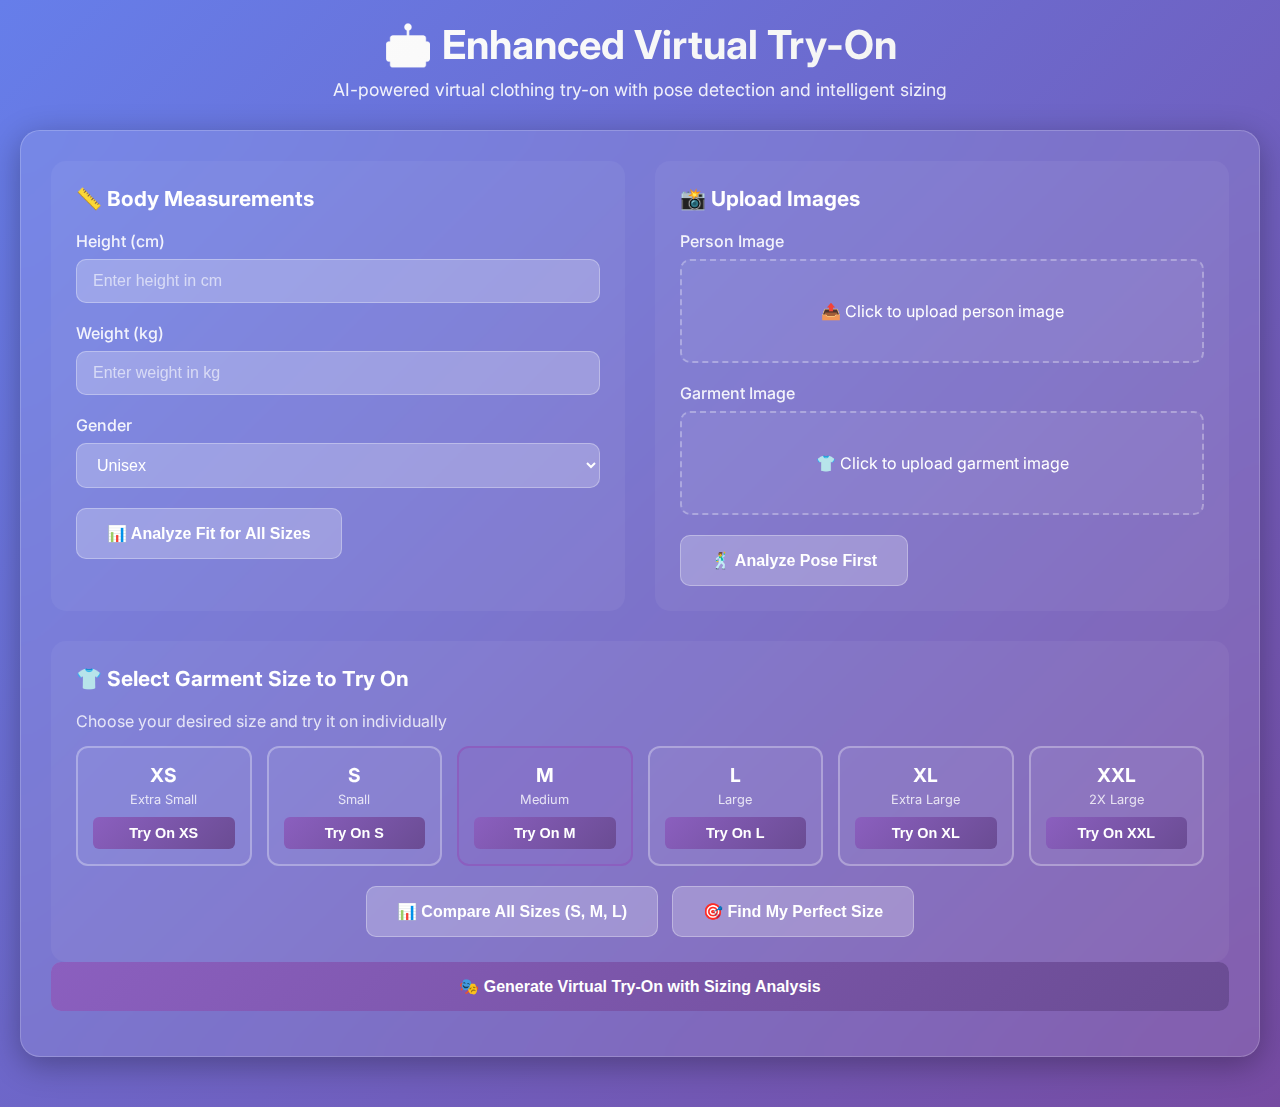
<file: templates/enhanced_tryon.html>
<!doctype html>
<html lang="en">
<head>
    <meta charset="UTF-8" />
    <meta name="viewport" content="width=device-width, initial-scale=1.0" />
    <title>Enhanced Virtual Try-On with Sizing</title>
    <meta name="description" content="AI-powered virtual clothing try-on with pose detection and intelligent sizing" />
    
    <!-- Preconnect to external resources -->
    <link rel="preconnect" href="https://fonts.googleapis.com" />
    <link rel="preconnect" href="https://fonts.gstatic.com" crossorigin />
    
    <!-- Google Fonts -->
    <link href="https://fonts.googleapis.com/css2?family=Inter:wght@300;400;500;600;700&family=Space+Grotesk:wght@300;400;500;600;700&display=swap" rel="stylesheet" />
    
    <style>
        /* Enhanced Styling for Sizing Interface */
        * {
            margin: 0;
            padding: 0;
            box-sizing: border-box;
        }

        body {
            font-family: 'Inter', sans-serif;
            background: linear-gradient(135deg, #667eea 0%, #764ba2 100%);
            min-height: 100vh;
            color: white;
            overflow-x: hidden;
        }

        .container {
            max-width: 1400px;
            margin: 0 auto;
            padding: 20px;
        }

        .header {
            text-align: center;
            margin-bottom: 30px;
        }

        .header h1 {
            font-size: 2.5rem;
            font-weight: 700;
            margin-bottom: 10px;
            background: linear-gradient(135deg, #ffffff 0%, #f0f0f0 100%);
            -webkit-background-clip: text;
            -webkit-text-fill-color: transparent;
            background-clip: text;
        }

        .header p {
            font-size: 1.1rem;
            opacity: 0.9;
        }

        .glass-card {
            background: rgba(255, 255, 255, 0.1);
            backdrop-filter: blur(20px);
            border: 1px solid rgba(255, 255, 255, 0.2);
            border-radius: 20px;
            padding: 30px;
            margin-bottom: 30px;
            box-shadow: 0 8px 32px rgba(0, 0, 0, 0.3);
        }

        .form-grid {
            display: grid;
            grid-template-columns: 1fr 1fr;
            gap: 30px;
            margin-bottom: 30px;
        }

        .form-section {
            background: rgba(255, 255, 255, 0.05);
            border-radius: 15px;
            padding: 25px;
        }

        .form-section h3 {
            font-size: 1.3rem;
            margin-bottom: 20px;
            color: #ffffff;
        }

        .form-group {
            margin-bottom: 20px;
        }

        .form-group label {
            display: block;
            margin-bottom: 8px;
            font-weight: 500;
            color: rgba(255, 255, 255, 0.9);
        }

        .form-control {
            width: 100%;
            padding: 12px 16px;
            border: 1px solid rgba(255, 255, 255, 0.3);
            border-radius: 10px;
            background: rgba(255, 255, 255, 0.1);
            color: white;
            font-size: 16px;
            backdrop-filter: blur(10px);
        }

        .form-control::placeholder {
            color: rgba(255, 255, 255, 0.6);
        }

        .form-control:focus {
            outline: none;
            border-color: #8B5FBF;
            box-shadow: 0 0 0 3px rgba(139, 95, 191, 0.3);
        }

        .file-upload {
            position: relative;
            display: inline-block;
            width: 100%;
        }

        .file-upload input[type="file"] {
            position: absolute;
            opacity: 0;
            width: 100%;
            height: 100%;
            cursor: pointer;
        }

        .file-upload-btn {
            display: flex;
            align-items: center;
            justify-content: center;
            padding: 40px 20px;
            border: 2px dashed rgba(255, 255, 255, 0.3);
            border-radius: 10px;
            background: rgba(255, 255, 255, 0.05);
            cursor: pointer;
            transition: all 0.3s ease;
        }

        .file-upload-btn:hover {
            border-color: #8B5FBF;
            background: rgba(139, 95, 191, 0.1);
        }

        .size-selection {
            display: grid;
            grid-template-columns: repeat(auto-fit, minmax(120px, 1fr));
            gap: 15px;
            margin-top: 15px;
        }

        .size-option {
            padding: 15px;
            text-align: center;
            border: 2px solid rgba(255, 255, 255, 0.3);
            border-radius: 12px;
            background: rgba(255, 255, 255, 0.05);
            cursor: pointer;
            transition: all 0.3s ease;
            position: relative;
        }

        .size-option:hover {
            border-color: #8B5FBF;
            background: rgba(139, 95, 191, 0.1);
            transform: translateY(-2px);
        }

        .size-option.selected {
            border-color: #8B5FBF;
            background: rgba(139, 95, 191, 0.2);
            color: white;
        }

        .size-option.recommended {
            border-color: #4CAF50;
            background: rgba(76, 175, 80, 0.2);
        }

        .size-option.recommended::after {
            content: "⭐ Recommended";
            position: absolute;
            top: -8px;
            right: -8px;
            background: #4CAF50;
            color: white;
            font-size: 0.7rem;
            padding: 2px 6px;
            border-radius: 10px;
            font-weight: 600;
        }

        .size-label {
            font-size: 1.2rem;
            font-weight: 700;
            margin-bottom: 5px;
        }

        .size-description {
            font-size: 0.8rem;
            opacity: 0.8;
            margin-bottom: 10px;
        }

        .size-try-btn {
            background: linear-gradient(135deg, #8B5FBF 0%, #6A4C93 100%);
            color: white;
            border: none;
            padding: 8px 16px;
            border-radius: 6px;
            font-size: 0.9rem;
            font-weight: 600;
            cursor: pointer;
            transition: all 0.3s ease;
            width: 100%;
        }

        .size-try-btn:hover {
            transform: translateY(-1px);
            box-shadow: 0 4px 15px rgba(139, 95, 191, 0.4);
        }

        .size-try-btn:disabled {
            opacity: 0.6;
            cursor: not-allowed;
            transform: none;
        }

        .btn {
            padding: 15px 30px;
            border: none;
            border-radius: 10px;
            font-size: 16px;
            font-weight: 600;
            cursor: pointer;
            transition: all 0.3s ease;
            backdrop-filter: blur(20px);
        }

        .btn-primary {
            background: linear-gradient(135deg, #8B5FBF 0%, #6A4C93 100%);
            color: white;
            width: 100%;
            margin-bottom: 15px;
        }

        .btn-primary:hover {
            transform: translateY(-2px);
            box-shadow: 0 8px 25px rgba(139, 95, 191, 0.4);
        }

        .btn-secondary {
            background: rgba(255, 255, 255, 0.1);
            color: white;
            border: 1px solid rgba(255, 255, 255, 0.3);
        }

        .btn-secondary:hover {
            background: rgba(255, 255, 255, 0.2);
        }

        .results-grid {
            display: grid;
            grid-template-columns: 1fr 1fr;
            gap: 30px;
            margin-top: 30px;
        }

        .result-card {
            background: rgba(255, 255, 255, 0.05);
            border-radius: 15px;
            padding: 20px;
            text-align: center;
        }

        .result-image {
            max-width: 100%;
            border-radius: 10px;
            margin-bottom: 15px;
        }

        .fit-indicator {
            padding: 10px 20px;
            border-radius: 20px;
            font-weight: 600;
            margin-bottom: 15px;
            display: inline-block;
        }

        .fit-perfect {
            background: rgba(76, 175, 80, 0.3);
            color: #4CAF50;
            border: 1px solid #4CAF50;
        }

        .fit-loose {
            background: rgba(255, 193, 7, 0.3);
            color: #FFC107;
            border: 1px solid #FFC107;
        }

        .fit-tight {
            background: rgba(244, 67, 54, 0.3);
            color: #F44336;
            border: 1px solid #F44336;
        }

        .measurements-display {
            background: rgba(255, 255, 255, 0.05);
            border-radius: 10px;
            padding: 20px;
            margin-top: 20px;
        }

        .measurements-grid {
            display: grid;
            grid-template-columns: repeat(auto-fit, minmax(150px, 1fr));
            gap: 15px;
        }

        .measurement-item {
            text-align: center;
            padding: 15px;
            background: rgba(255, 255, 255, 0.05);
            border-radius: 8px;
        }

        .measurement-value {
            font-size: 1.5rem;
            font-weight: 700;
            color: #8B5FBF;
        }

        .measurement-label {
            font-size: 0.9rem;
            opacity: 0.8;
            margin-top: 5px;
        }

        .loading {
            display: none;
            text-align: center;
            padding: 40px;
        }

        .loading.show {
            display: block;
        }

        .spinner {
            border: 4px solid rgba(255, 255, 255, 0.3);
            border-top: 4px solid #8B5FBF;
            border-radius: 50%;
            width: 50px;
            height: 50px;
            animation: spin 1s linear infinite;
            margin: 0 auto 20px;
        }

        @keyframes spin {
            0% { transform: rotate(0deg); }
            100% { transform: rotate(360deg); }
        }

        .size-comparison-grid {
            display: grid;
            grid-template-columns: repeat(3, 1fr);
            gap: 15px;
            margin-top: 20px;
        }

        .size-comparison-card {
            background: rgba(255, 255, 255, 0.05);
            border-radius: 10px;
            padding: 15px;
            text-align: center;
        }

        .error-message {
            background: rgba(244, 67, 54, 0.2);
            border: 1px solid #F44336;
            color: #F44336;
            padding: 15px;
            border-radius: 10px;
            margin-top: 20px;
        }

        .success-message {
            background: rgba(76, 175, 80, 0.2);
            border: 1px solid #4CAF50;
            color: #4CAF50;
            padding: 15px;
            border-radius: 10px;
            margin-top: 20px;
        }

        .size-comparison-results {
            display: grid;
            grid-template-columns: repeat(auto-fit, minmax(300px, 1fr));
            gap: 20px;
            margin-top: 20px;
        }

        .comparison-item {
            background: rgba(255, 255, 255, 0.05);
            border-radius: 12px;
            padding: 20px;
            text-align: center;
            border: 2px solid rgba(255, 255, 255, 0.1);
            transition: all 0.3s ease;
        }

        .comparison-item:hover {
            border-color: rgba(139, 95, 191, 0.5);
            transform: translateY(-5px);
        }

        .comparison-header {
            margin-bottom: 15px;
        }

        .comparison-header h4 {
            font-size: 1.3rem;
            margin-bottom: 10px;
            color: #8B5FBF;
        }

        .comparison-image {
            max-width: 100%;
            max-height: 300px;
            border-radius: 8px;
            margin-bottom: 15px;
        }

        .comparison-details {
            text-align: left;
            background: rgba(255, 255, 255, 0.05);
            padding: 10px;
            border-radius: 8px;
            font-size: 0.9rem;
        }

        .comparison-details p {
            margin-bottom: 8px;
        }

        .ai-size-buttons {
            display: flex;
            justify-content: center;
            gap: 10px;
            flex-wrap: wrap;
        }

        .ai-size-btn {
            padding: 10px 20px;
            border: 2px solid rgba(255, 255, 255, 0.3);
            border-radius: 8px;
            background: rgba(255, 255, 255, 0.05);
            color: white;
            font-weight: 600;
            cursor: pointer;
            transition: all 0.3s ease;
            min-width: 60px;
        }

        .ai-size-btn:hover {
            border-color: #8B5FBF;
            background: rgba(139, 95, 191, 0.2);
            transform: translateY(-2px);
        }

        .ai-size-btn.active {
            border-color: #8B5FBF;
            background: rgba(139, 95, 191, 0.4);
            color: white;
        }

        .ai-size-btn.recommended {
            border-color: #4CAF50;
            background: rgba(76, 175, 80, 0.3);
        }

        .ai-size-btn:disabled {
            opacity: 0.5;
            cursor: not-allowed;
            transform: none;
        }

        .fit-analysis-grid {
            display: grid;
            grid-template-columns: repeat(auto-fit, minmax(200px, 1fr));
            gap: 15px;
            margin-top: 15px;
        }

        .fit-analysis-item {
            background: rgba(255, 255, 255, 0.05);
            padding: 15px;
            border-radius: 8px;
            text-align: center;
            border: 2px solid transparent;
            transition: all 0.3s ease;
        }

        .fit-analysis-item.selected {
            border-color: #8B5FBF;
            background: rgba(139, 95, 191, 0.2);
            transform: scale(1.05);
        }

        .fit-analysis-item h5 {
            color: #8B5FBF;
            margin-bottom: 10px;
        }

        .ai-result-size-controls {
            background: rgba(255, 255, 255, 0.05);
            border-radius: 12px;
            padding: 20px;
            border: 1px solid rgba(255, 255, 255, 0.1);
        }

        @media (max-width: 768px) {
            .form-grid {
                grid-template-columns: 1fr;
            }
            
            .results-grid {
                grid-template-columns: 1fr;
            }
            
            .header h1 {
                font-size: 2rem;
            }
        }
    </style>
</head>
<body>
    <div class="container">
        <div class="header">
            <h1>🤖 Enhanced Virtual Try-On</h1>
            <p>AI-powered virtual clothing try-on with pose detection and intelligent sizing</p>
        </div>

        <form id="tryOnForm" class="glass-card">
            <div class="form-grid">
                <!-- Body Measurements Section -->
                <div class="form-section">
                    <h3>📏 Body Measurements</h3>
                    
                    <div class="form-group">
                        <label for="height">Height (cm)</label>
                        <input type="number" id="height" name="height" class="form-control" 
                               placeholder="Enter height in cm" min="120" max="250" required>
                    </div>
                    
                    <div class="form-group">
                        <label for="weight">Weight (kg)</label>
                        <input type="number" id="weight" name="weight" class="form-control" 
                               placeholder="Enter weight in kg" min="30" max="300" required>
                    </div>
                    
                    <div class="form-group">
                        <label for="gender">Gender</label>
                        <select id="gender" name="gender" class="form-control">
                            <option value="unisex">Unisex</option>
                            <option value="male">Male</option>
                            <option value="female">Female</option>
                        </select>
                    </div>

                    <button type="button" id="analyzeFitBtn" class="btn btn-secondary">
                        📊 Analyze Fit for All Sizes
                    </button>
                </div>

                <!-- Image Upload Section -->
                <div class="form-section">
                    <h3>📸 Upload Images</h3>
                    
                    <div class="form-group">
                        <label>Person Image</label>
                        <div class="file-upload">
                            <input type="file" id="personImage" name="person_image" accept="image/*" required>
                            <div class="file-upload-btn">
                                <span>📤 Click to upload person image</span>
                            </div>
                        </div>
                    </div>
                    
                    <div class="form-group">
                        <label>Garment Image</label>
                        <div class="file-upload">
                            <input type="file" id="garmentImage" name="garment_image" accept="image/*" required>
                            <div class="file-upload-btn">
                                <span>👕 Click to upload garment image</span>
                            </div>
                        </div>
                    </div>

                    <button type="button" id="analyzePoseBtn" class="btn btn-secondary">
                        🕺 Analyze Pose First
                    </button>
                </div>
            </div>

            <!-- Size Selection -->
            <div class="form-section">
                <h3>👕 Select Garment Size to Try On</h3>
                <p style="margin-bottom: 15px; opacity: 0.8;">Choose your desired size and try it on individually</p>
                
                <div class="size-selection">
                    <div class="size-option" data-size="XS">
                        <div class="size-label">XS</div>
                        <div class="size-description">Extra Small</div>
                        <button type="button" class="size-try-btn" data-size="XS">Try On XS</button>
                    </div>
                    <div class="size-option" data-size="S">
                        <div class="size-label">S</div>
                        <div class="size-description">Small</div>
                        <button type="button" class="size-try-btn" data-size="S">Try On S</button>
                    </div>
                    <div class="size-option selected" data-size="M">
                        <div class="size-label">M</div>
                        <div class="size-description">Medium</div>
                        <button type="button" class="size-try-btn" data-size="M">Try On M</button>
                    </div>
                    <div class="size-option" data-size="L">
                        <div class="size-label">L</div>
                        <div class="size-description">Large</div>
                        <button type="button" class="size-try-btn" data-size="L">Try On L</button>
                    </div>
                    <div class="size-option" data-size="XL">
                        <div class="size-label">XL</div>
                        <div class="size-description">Extra Large</div>
                        <button type="button" class="size-try-btn" data-size="XL">Try On XL</button>
                    </div>
                    <div class="size-option" data-size="XXL">
                        <div class="size-label">XXL</div>
                        <div class="size-description">2X Large</div>
                        <button type="button" class="size-try-btn" data-size="XXL">Try On XXL</button>
                    </div>
                </div>

                <div style="margin-top: 20px; text-align: center;">
                    <button type="button" id="compareAllSizes" class="btn btn-secondary" style="margin-right: 10px;">
                        📊 Compare All Sizes (S, M, L)
                    </button>
                    <button type="button" id="findMySize" class="btn btn-secondary">
                        🎯 Find My Perfect Size
                    </button>
                </div>
            </div>

            <button type="submit" id="submitBtn" class="btn btn-primary">
                🎭 Generate Virtual Try-On with Sizing Analysis
            </button>
        </form>

        <!-- Loading Animation -->
        <div id="loading" class="loading glass-card">
            <div class="spinner"></div>
            <h3>Processing your virtual try-on...</h3>
            <p>This may take a few moments. We're analyzing your pose, calculating measurements, and generating the perfect fit!</p>
        </div>

        <!-- Results Section -->
        <div id="results" style="display: none;">
            <!-- Pose Analysis Results -->
            <div id="poseResults" class="glass-card" style="display: none;">
                <h3>🕺 Pose Analysis Results</h3>
                <div class="results-grid">
                    <div class="result-card">
                        <h4>Original Image</h4>
                        <img id="originalImage" class="result-image" alt="Original Image">
                    </div>
                    <div class="result-card">
                        <h4>Pose Detection</h4>
                        <img id="poseImage" class="result-image" alt="Pose Detection">
                        <div id="poseInfo"></div>
                    </div>
                </div>
            </div>

            <!-- Fit Analysis Results -->
            <div id="fitResults" class="glass-card" style="display: none;">
                <h3>📊 Garment Fit Analysis</h3>
                <div id="measurementsDisplay" class="measurements-display">
                    <h4>Predicted Body Measurements</h4>
                    <div class="measurements-grid" id="measurementsGrid">
                        <!-- Measurements will be populated here -->
                    </div>
                </div>
                <div id="sizeAnalysis" class="size-comparison-grid">
                    <!-- Size analysis will be populated here -->
                </div>
            </div>

            <!-- Virtual Try-On Results -->
            <div id="tryOnResults" class="glass-card" style="display: none;">
                <h3>🎭 Virtual Try-On Results</h3>
                
                <!-- Interactive Size Selection for AI Result -->
                <div class="ai-result-size-controls" style="margin-bottom: 20px; text-align: center;">
                    <h4 style="margin-bottom: 15px;">Try Different Sizes on Your AI Result</h4>
                    <div class="ai-size-buttons">
                        <button type="button" class="ai-size-btn" data-size="XS">XS</button>
                        <button type="button" class="ai-size-btn" data-size="S">S</button>
                        <button type="button" class="ai-size-btn active" data-size="M">M</button>
                        <button type="button" class="ai-size-btn" data-size="L">L</button>
                        <button type="button" class="ai-size-btn" data-size="XL">XL</button>
                        <button type="button" class="ai-size-btn" data-size="XXL">XXL</button>
                    </div>
                    <p style="font-size: 0.9rem; opacity: 0.8; margin-top: 10px;">
                        Click any size to see how it would fit on your AI-processed image
                    </p>
                </div>

                <div class="results-grid">
                    <div class="result-card">
                        <h4>Your Virtual Try-On</h4>
                        <div id="fitIndicator" class="fit-indicator">Perfect Fit</div>
                        <img id="tryOnImage" class="result-image" alt="Virtual Try-On Result">
                        <div id="fitDetails"></div>
                        
                        <!-- Size-specific overlay -->
                        <div id="sizeOverlay" style="display: none;">
                            <canvas id="sizeCanvas" style="position: absolute; top: 0; left: 0; pointer-events: none;"></canvas>
                        </div>
                    </div>
                    <div class="result-card">
                        <h4>Size Comparison (S, M, L)</h4>
                        <img id="comparisonGrid" class="result-image" alt="Size Comparison">
                        <p style="font-size: 0.9rem; opacity: 0.8; margin-top: 10px;">
                            See how different sizes would look on you
                        </p>
                        
                        <!-- Quick comparison buttons -->
                        <div style="margin-top: 15px;">
                            <button type="button" class="btn btn-secondary" id="compareQuickSizes" style="width: 100%;">
                                🔄 Regenerate S, M, L Comparison
                            </button>
                        </div>
                    </div>
                </div>

                <!-- Fit Analysis Table -->
                <div id="fitAnalysisTable" class="glass-card" style="margin-top: 20px; display: none;">
                    <h4>📊 Detailed Size Analysis</h4>
                    <div class="fit-analysis-grid">
                        <!-- Will be populated with size analysis data -->
                    </div>
                </div>
            </div>
        </div>

        <!-- Messages -->
        <div id="errorMessage" class="error-message" style="display: none;"></div>
        <div id="successMessage" class="success-message" style="display: none;"></div>
    </div>

    <script>
        // Global variables
        let selectedSize = 'M';
        let currentMeasurements = null;

        // Size selection handling
        document.querySelectorAll('.size-option').forEach(option => {
            option.addEventListener('click', function() {
                document.querySelectorAll('.size-option').forEach(opt => opt.classList.remove('selected'));
                this.classList.add('selected');
                selectedSize = this.dataset.size;
            });
        });

        // Individual size try-on buttons
        document.querySelectorAll('.size-try-btn').forEach(btn => {
            btn.addEventListener('click', async function() {
                const sizeToTry = this.dataset.size;
                await tryOnSpecificSize(sizeToTry);
            });
        });

        // Compare all sizes button
        document.getElementById('compareAllSizes').addEventListener('click', async function() {
            await compareAllSizes();
        });

        // Find my size button  
        document.getElementById('findMySize').addEventListener('click', async function() {
            await findPerfectSize();
        });

        // Function to try on a specific size
        async function tryOnSpecificSize(size) {
            const personImage = document.getElementById('personImage').files[0];
            const garmentImage = document.getElementById('garmentImage').files[0];
            const height = document.getElementById('height').value;
            const weight = document.getElementById('weight').value;
            const gender = document.getElementById('gender').value;
            
            if (!personImage || !garmentImage || !height || !weight) {
                showError('Please upload both images and enter your measurements first');
                return;
            }

            showLoading();
            
            try {
                const formData = new FormData();
                formData.append('person_image', personImage);
                formData.append('garment_image', garmentImage);
                formData.append('height', height);
                formData.append('weight', weight);
                formData.append('gender', gender);
                formData.append('selected_size', size);

                const response = await fetch('/process-with-sizing', {
                    method: 'POST',
                    body: formData
                });

                const result = await response.json();
                hideLoading();

                if (result.success) {
                    showSingleSizeResult(result, size);
                    showSuccess(`Size ${size} try-on completed! Check how it fits.`);
                } else {
                    showError('Try-on failed: ' + result.error);
                }
            } catch (error) {
                hideLoading();
                showError('Error processing try-on: ' + error.message);
            }
        }

        // Function to compare all sizes
        async function compareAllSizes() {
            const personImage = document.getElementById('personImage').files[0];
            const garmentImage = document.getElementById('garmentImage').files[0];
            const height = document.getElementById('height').value;
            const weight = document.getElementById('weight').value;
            const gender = document.getElementById('gender').value;
            
            if (!personImage || !garmentImage || !height || !weight) {
                showError('Please upload both images and enter your measurements first');
                return;
            }

            showLoading();
            
            try {
                // Process S, M, L sizes
                const sizes = ['S', 'M', 'L'];
                const results = [];

                for (const size of sizes) {
                    const formData = new FormData();
                    formData.append('person_image', personImage);
                    formData.append('garment_image', garmentImage);
                    formData.append('height', height);
                    formData.append('weight', weight);
                    formData.append('gender', gender);
                    formData.append('selected_size', size);

                    const response = await fetch('/process-with-sizing', {
                        method: 'POST',
                        body: formData
                    });

                    const result = await response.json();
                    if (result.success) {
                        results.push({size, ...result});
                    }
                }

                hideLoading();
                
                if (results.length > 0) {
                    showSizeComparisonResults(results);
                    showSuccess('Size comparison completed! See how different sizes look on you.');
                } else {
                    showError('Failed to generate size comparisons');
                }
            } catch (error) {
                hideLoading();
                showError('Error comparing sizes: ' + error.message);
            }
        }

        // Function to find perfect size
        async function findPerfectSize() {
            const height = document.getElementById('height').value;
            const weight = document.getElementById('weight').value;
            const gender = document.getElementById('gender').value;
            
            if (!height || !weight) {
                showError('Please enter your height and weight first');
                return;
            }

            showLoading();
            
            try {
                const formData = new FormData();
                formData.append('height', height);
                formData.append('weight', weight);
                formData.append('gender', gender);

                const response = await fetch('/analyze-garment-fit', {
                    method: 'POST',
                    body: formData
                });

                const result = await response.json();
                hideLoading();

                if (result.success) {
                    currentMeasurements = result.body_measurements;
                    showFitResults(result);
                    updateSizeRecommendations(result.size_analysis);
                    
                    // Automatically try on the recommended size
                    const recommendedSize = result.size_analysis.recommended_size;
                    showSuccess(`Your perfect size is ${recommendedSize}! Automatically trying it on...`);
                    setTimeout(() => tryOnSpecificSize(recommendedSize), 1000);
                } else {
                    showError('Size analysis failed: ' + result.error);
                }
            } catch (error) {
                hideLoading();
                showError('Error finding perfect size: ' + error.message);
            }
        }

        // File upload preview
        document.getElementById('personImage').addEventListener('change', function(e) {
            const file = e.target.files[0];
            if (file) {
                const btn = e.target.nextElementSibling;
                btn.innerHTML = `📤 ${file.name}`;
            }
        });

        document.getElementById('garmentImage').addEventListener('change', function(e) {
            const file = e.target.files[0];
            if (file) {
                const btn = e.target.nextElementSibling;
                btn.innerHTML = `👕 ${file.name}`;
            }
        });

        // Analyze pose function
        document.getElementById('analyzePoseBtn').addEventListener('click', async function() {
            const personImage = document.getElementById('personImage').files[0];
            
            if (!personImage) {
                showError('Please upload a person image first');
                return;
            }

            showLoading();
            
            try {
                const formData = new FormData();
                formData.append('person_image', personImage);

                const response = await fetch('/analyze-pose', {
                    method: 'POST',
                    body: formData
                });

                const result = await response.json();
                hideLoading();

                if (result.success) {
                    showPoseResults(result);
                    showSuccess(`Pose analysis complete! ${result.landmarks_count} landmarks detected.`);
                } else {
                    showError('Pose analysis failed: ' + result.error);
                }
            } catch (error) {
                hideLoading();
                showError('Error analyzing pose: ' + error.message);
            }
        });

        // Analyze fit function
        document.getElementById('analyzeFitBtn').addEventListener('click', async function() {
            const height = document.getElementById('height').value;
            const weight = document.getElementById('weight').value;
            const gender = document.getElementById('gender').value;
            
            if (!height || !weight) {
                showError('Please enter height and weight first');
                return;
            }

            showLoading();
            
            try {
                const formData = new FormData();
                formData.append('height', height);
                formData.append('weight', weight);
                formData.append('gender', gender);

                const response = await fetch('/analyze-garment-fit', {
                    method: 'POST',
                    body: formData
                });

                const result = await response.json();
                hideLoading();

                if (result.success) {
                    currentMeasurements = result.body_measurements;
                    showFitResults(result);
                    updateSizeRecommendations(result.size_analysis);
                    showSuccess('Fit analysis complete! Check the recommended size.');
                } else {
                    showError('Fit analysis failed: ' + result.error);
                }
            } catch (error) {
                hideLoading();
                showError('Error analyzing fit: ' + error.message);
            }
        });

        // Main form submission
        document.getElementById('tryOnForm').addEventListener('submit', async function(e) {
            e.preventDefault();
            
            // Store uploaded images for later size comparisons
            currentPersonImage = document.getElementById('personImage').files[0];
            currentGarmentImage = document.getElementById('garmentImage').files[0];
            
            const formData = new FormData();
            formData.append('person_image', currentPersonImage);
            formData.append('garment_image', currentGarmentImage);
            formData.append('height', document.getElementById('height').value);
            formData.append('weight', document.getElementById('weight').value);
            formData.append('gender', document.getElementById('gender').value);
            formData.append('selected_size', selectedSize);

            showLoading();
            
            try {
                const response = await fetch('/process-with-sizing', {
                    method: 'POST',
                    body: formData
                });

                const result = await response.json();
                hideLoading();

                if (result.success) {
                    showTryOnResults(result);
                    showSuccess('Virtual try-on completed successfully! Now try different sizes using the buttons above.');
                } else {
                    showError('Virtual try-on failed: ' + result.error);
                }
            } catch (error) {
                hideLoading();
                showError('Error processing virtual try-on: ' + error.message);
            }
        });

        // Helper functions
        function showLoading() {
            document.getElementById('loading').classList.add('show');
            document.getElementById('results').style.display = 'none';
        }

        function hideLoading() {
            document.getElementById('loading').classList.remove('show');
        }

        function showError(message) {
            const errorDiv = document.getElementById('errorMessage');
            errorDiv.textContent = message;
            errorDiv.style.display = 'block';
            setTimeout(() => errorDiv.style.display = 'none', 5000);
        }

        function showSuccess(message) {
            const successDiv = document.getElementById('successMessage');
            successDiv.textContent = message;
            successDiv.style.display = 'block';
            setTimeout(() => successDiv.style.display = 'none', 3000);
        }

        function showPoseResults(result) {
            document.getElementById('results').style.display = 'block';
            document.getElementById('poseResults').style.display = 'block';
            
            if (result.annotated_image) {
                document.getElementById('poseImage').src = result.annotated_image;
            }
            
            const poseInfo = document.getElementById('poseInfo');
            poseInfo.innerHTML = `
                <div class="fit-indicator ${result.pose_detected ? 'fit-perfect' : 'fit-tight'}">
                    ${result.pose_detected ? '✅ Pose Detected' : '❌ No Pose Detected'}
                </div>
                <p>${result.landmarks_count} landmarks detected</p>
            `;
        }

        function showFitResults(result) {
            document.getElementById('results').style.display = 'block';
            document.getElementById('fitResults').style.display = 'block';
            
            // Show measurements
            const measurementsGrid = document.getElementById('measurementsGrid');
            const measurements = result.body_measurements;
            measurementsGrid.innerHTML = `
                <div class="measurement-item">
                    <div class="measurement-value">${measurements.height_cm}</div>
                    <div class="measurement-label">Height (cm)</div>
                </div>
                <div class="measurement-item">
                    <div class="measurement-value">${measurements.weight_kg}</div>
                    <div class="measurement-label">Weight (kg)</div>
                </div>
                <div class="measurement-item">
                    <div class="measurement-value">${measurements.chest_cm.toFixed(1)}</div>
                    <div class="measurement-label">Chest (cm)</div>
                </div>
                <div class="measurement-item">
                    <div class="measurement-value">${measurements.waist_cm.toFixed(1)}</div>
                    <div class="measurement-label">Waist (cm)</div>
                </div>
                <div class="measurement-item">
                    <div class="measurement-value">${measurements.bmi.toFixed(1)}</div>
                    <div class="measurement-label">BMI</div>
                </div>
            `;
            
            // Show size analysis
            const sizeAnalysis = document.getElementById('sizeAnalysis');
            const analysis = result.size_analysis;
            sizeAnalysis.innerHTML = Object.keys(analysis.size_analysis).map(size => {
                const sizeData = analysis.size_analysis[size];
                const fitClass = sizeData.fit_type === 'perfect' ? 'fit-perfect' : 
                               sizeData.fit_type === 'loose' ? 'fit-loose' : 'fit-tight';
                
                return `
                    <div class="size-comparison-card">
                        <h4>Size ${size} ${sizeData.is_recommended ? '⭐' : ''}</h4>
                        <div class="fit-indicator ${fitClass}">
                            ${sizeData.fit_score.toFixed(0)}% Match
                        </div>
                        <p style="font-size: 0.9rem;">${sizeData.fit_description}</p>
                    </div>
                `;
            }).join('');
        }

        function showTryOnResults(result) {
            document.getElementById('results').style.display = 'block';
            document.getElementById('tryOnResults').style.display = 'block';
            
            // Show try-on image
            document.getElementById('tryOnImage').src = result.try_on_result;
            document.getElementById('comparisonGrid').src = result.comparison_grid;
            
            // Show fit indicator
            const fitAnalysis = result.fit_analysis;
            const fitIndicator = document.getElementById('fitIndicator');
            const fitClass = fitAnalysis.fit_type === 'perfect' ? 'fit-perfect' : 
                           fitAnalysis.fit_type === 'loose' ? 'fit-loose' : 'fit-tight';
            
            fitIndicator.className = `fit-indicator ${fitClass}`;
            fitIndicator.textContent = `${fitAnalysis.fit_type.charAt(0).toUpperCase() + fitAnalysis.fit_type.slice(1)} Fit (${fitAnalysis.fit_score.toFixed(0)}%)`;
            
            // Show fit details
            const fitDetails = document.getElementById('fitDetails');
            fitDetails.innerHTML = `
                <p><strong>Selected:</strong> ${fitAnalysis.selected_size}</p>
                <p><strong>Recommended:</strong> ${fitAnalysis.recommended_size}</p>
                <p style="font-size: 0.9rem; margin-top: 10px;">${fitAnalysis.fit_description}</p>
            `;
        }

        function updateSizeRecommendations(sizeAnalysis) {
            // Highlight recommended size
            document.querySelectorAll('.size-option').forEach(option => {
                option.classList.remove('recommended');
                if (option.dataset.size === sizeAnalysis.recommended_size) {
                    option.classList.add('recommended');
                    option.title = 'Recommended size for you';
                }
            });
        }

        function showSingleSizeResult(result, size) {
            document.getElementById('results').style.display = 'block';
            document.getElementById('tryOnResults').style.display = 'block';
            
            // Show try-on image
            document.getElementById('tryOnImage').src = result.try_on_result;
            
            // Show fit indicator
            const fitAnalysis = result.fit_analysis;
            const fitIndicator = document.getElementById('fitIndicator');
            const fitClass = fitAnalysis.fit_type === 'perfect' ? 'fit-perfect' : 
                           fitAnalysis.fit_type === 'loose' ? 'fit-loose' : 'fit-tight';
            
            fitIndicator.className = `fit-indicator ${fitClass}`;
            fitIndicator.textContent = `Size ${size} - ${fitAnalysis.fit_type.charAt(0).toUpperCase() + fitAnalysis.fit_type.slice(1)} Fit (${fitAnalysis.fit_score.toFixed(0)}%)`;
            
            // Show fit details
            const fitDetails = document.getElementById('fitDetails');
            fitDetails.innerHTML = `
                <p><strong>Selected Size:</strong> ${size}</p>
                <p><strong>Recommended Size:</strong> ${fitAnalysis.recommended_size}</p>
                <p><strong>Fit Assessment:</strong> ${fitAnalysis.fit_description}</p>
                <p><strong>Chest Difference:</strong> ${fitAnalysis.chest_difference > 0 ? '+' : ''}${fitAnalysis.chest_difference.toFixed(1)}cm</p>
                <div style="margin-top: 15px; padding: 10px; background: rgba(255,255,255,0.1); border-radius: 8px;">
                    <small>💡 Try different sizes using the buttons above to see how they compare!</small>
                </div>
            `;

            // Hide comparison grid for single size view
            document.getElementById('comparisonGrid').style.display = 'none';
        }

        function showSizeComparisonResults(results) {
            document.getElementById('results').style.display = 'block';
            
            // Create a custom comparison display
            let comparisonHTML = `
                <div class="glass-card">
                    <h3>📊 Size Comparison Results</h3>
                    <div class="size-comparison-results">
            `;

            results.forEach((result, index) => {
                const fitAnalysis = result.fit_analysis;
                const fitClass = fitAnalysis.fit_type === 'perfect' ? 'fit-perfect' : 
                               fitAnalysis.fit_type === 'loose' ? 'fit-loose' : 'fit-tight';
                
                comparisonHTML += `
                    <div class="comparison-item">
                        <div class="comparison-header">
                            <h4>Size ${result.size}</h4>
                            <div class="fit-indicator ${fitClass}">
                                ${fitAnalysis.fit_type.charAt(0).toUpperCase() + fitAnalysis.fit_type.slice(1)} Fit (${fitAnalysis.fit_score.toFixed(0)}%)
                            </div>
                        </div>
                        <img src="${result.try_on_result}" class="comparison-image" alt="Size ${result.size} Try-On">
                        <div class="comparison-details">
                            <p>${fitAnalysis.fit_description}</p>
                            <p><strong>Chest difference:</strong> ${fitAnalysis.chest_difference > 0 ? '+' : ''}${fitAnalysis.chest_difference.toFixed(1)}cm</p>
                        </div>
                    </div>
                `;
            });

            comparisonHTML += `
                    </div>
                    <div style="text-align: center; margin-top: 20px;">
                        <p><strong>Recommendation:</strong> Size ${results.find(r => r.fit_analysis.fit_type === 'perfect')?.size || results[0].fit_analysis.recommended_size} appears to be your best fit!</p>
                    </div>
                </div>
            `;

            // Insert the comparison results
            const resultsDiv = document.getElementById('results');
            resultsDiv.innerHTML = comparisonHTML;
            resultsDiv.style.display = 'block';
        }

        // Global variables to store AI result data
        let currentAIResult = null;
        let currentBodyMeasurements = null;
        let currentPersonImage = null;
        let currentGarmentImage = null;

        // Initialize AI size button handlers after DOM is loaded
        document.addEventListener('DOMContentLoaded', function() {
            // Handle AI result size buttons
            document.addEventListener('click', function(e) {
                if (e.target.classList.contains('ai-size-btn')) {
                    handleAISizeSelection(e.target.dataset.size);
                }
            });

            // Handle comparison regeneration
            document.addEventListener('click', function(e) {
                if (e.target.id === 'compareQuickSizes') {
                    regenerateQuickComparison();
                }
            });
        });

        function handleAISizeSelection(selectedSize) {
            if (!currentBodyMeasurements) {
                showError('Please complete the initial try-on first to get your measurements');
                return;
            }

            // Update active button
            document.querySelectorAll('.ai-size-btn').forEach(btn => {
                btn.classList.remove('active');
                if (btn.dataset.size === selectedSize) {
                    btn.classList.add('active');
                }
            });

            // Show loading for this specific operation
            showSizeSelectionLoading(selectedSize);

            // Calculate fit analysis for the selected size
            const fitAnalysis = calculateFitAnalysis(selectedSize);
            
            // Apply visual overlay to show size difference
            applyAISizeOverlay(selectedSize, fitAnalysis);
            
            // Update fit indicator and details
            updateFitDisplay(selectedSize, fitAnalysis);

            // Show detailed analysis
            showDetailedFitAnalysis(selectedSize, fitAnalysis);

            hideLoading();
            showSuccess(`Size ${selectedSize} analysis complete! See how it would fit.`);
        }

        function calculateFitAnalysis(selectedSize) {
            if (!currentBodyMeasurements) return null;

            // Use the same sizing logic as the backend
            const sizeChart = {
                'XS': { chest: 86, length: 66 },
                'S': { chest: 91, length: 68 },
                'M': { chest: 97, length: 70 },
                'L': { chest: 102, length: 72 },
                'XL': { chest: 107, length: 74 },
                'XXL': { chest: 112, length: 76 }
            };

            const garmentMeasurements = sizeChart[selectedSize];
            const chestDifference = garmentMeasurements.chest - currentBodyMeasurements.chest_cm;
            
            let fitType, fitDescription, fitScore;
            
            if (chestDifference <= -3) {
                fitType = 'tight';
                fitDescription = 'This size will be tight and may restrict movement';
                fitScore = Math.max(0, 100 - Math.abs(chestDifference) * 15);
            } else if (chestDifference >= 8) {
                fitType = 'loose';
                fitDescription = 'This size will be loose and may look oversized';
                fitScore = Math.max(0, 100 - Math.abs(chestDifference) * 10);
            } else if (Math.abs(chestDifference) <= 2) {
                fitType = 'perfect';
                fitDescription = 'This size provides an excellent fit';
                fitScore = 100 - Math.abs(chestDifference) * 5;
            } else if (chestDifference > 0) {
                fitType = 'loose';
                fitDescription = 'This size will be somewhat loose but comfortable';
                fitScore = 100 - Math.abs(chestDifference) * 8;
            } else {
                fitType = 'tight';
                fitDescription = 'This size will be somewhat snug but wearable';
                fitScore = 100 - Math.abs(chestDifference) * 12;
            }

            return {
                selectedSize,
                fitType,
                fitDescription,
                fitScore: Math.max(0, fitScore),
                chestDifference
            };
        }

        function applyAISizeOverlay(selectedSize, fitAnalysis) {
            const tryOnImage = document.getElementById('tryOnImage');
            const overlay = document.getElementById('sizeOverlay');
            
            if (!tryOnImage || !fitAnalysis) return;

            // Create visual overlay based on fit type
            let overlayColor, overlayText;
            
            switch (fitAnalysis.fitType) {
                case 'tight':
                    overlayColor = 'rgba(244, 67, 54, 0.3)';
                    overlayText = '⚠️ TIGHT FIT';
                    break;
                case 'loose':
                    overlayColor = 'rgba(255, 193, 7, 0.3)';
                    overlayText = '📏 LOOSE FIT';
                    break;
                case 'perfect':
                    overlayColor = 'rgba(76, 175, 80, 0.3)';
                    overlayText = '✅ PERFECT FIT';
                    break;
                default:
                    overlayColor = 'rgba(255, 255, 255, 0.1)';
                    overlayText = '📊 ANALYZING';
            }

            // Create temporary overlay effect
            const tempOverlay = document.createElement('div');
            tempOverlay.style.cssText = `
                position: absolute;
                top: 0;
                left: 0;
                right: 0;
                bottom: 0;
                background: ${overlayColor};
                display: flex;
                align-items: center;
                justify-content: center;
                font-weight: bold;
                font-size: 1.2rem;
                color: white;
                z-index: 10;
                border-radius: 10px;
                animation: fadeInOut 2s ease-in-out;
            `;
            tempOverlay.textContent = overlayText;

            // Add CSS animation
            if (!document.getElementById('overlay-animation-style')) {
                const style = document.createElement('style');
                style.id = 'overlay-animation-style';
                style.textContent = `
                    @keyframes fadeInOut {
                        0% { opacity: 0; transform: scale(0.8); }
                        50% { opacity: 1; transform: scale(1); }
                        100% { opacity: 0; transform: scale(1.1); }
                    }
                `;
                document.head.appendChild(style);
            }

            // Apply overlay
            const imageContainer = tryOnImage.parentElement;
            imageContainer.style.position = 'relative';
            imageContainer.appendChild(tempOverlay);

            // Remove overlay after animation
            setTimeout(() => {
                if (tempOverlay.parentElement) {
                    tempOverlay.remove();
                }
            }, 2000);
        }

        function updateFitDisplay(selectedSize, fitAnalysis) {
            const fitIndicator = document.getElementById('fitIndicator');
            const fitDetails = document.getElementById('fitDetails');
            
            if (!fitIndicator || !fitDetails || !fitAnalysis) return;

            // Update fit indicator
            const fitClass = fitAnalysis.fitType === 'perfect' ? 'fit-perfect' : 
                           fitAnalysis.fitType === 'loose' ? 'fit-loose' : 'fit-tight';
            
            fitIndicator.className = `fit-indicator ${fitClass}`;
            fitIndicator.textContent = `Size ${selectedSize} - ${fitAnalysis.fitType.charAt(0).toUpperCase() + fitAnalysis.fitType.slice(1)} Fit (${fitAnalysis.fitScore.toFixed(0)}%)`;
            
            // Update fit details
            fitDetails.innerHTML = `
                <p><strong>Selected Size:</strong> ${selectedSize}</p>
                <p><strong>Fit Assessment:</strong> ${fitAnalysis.fitDescription}</p>
                <p><strong>Chest Difference:</strong> ${fitAnalysis.chestDifference > 0 ? '+' : ''}${fitAnalysis.chestDifference.toFixed(1)}cm</p>
                <p><strong>Fit Score:</strong> ${fitAnalysis.fitScore.toFixed(0)}%</p>
                <div style="margin-top: 10px; padding: 8px; background: rgba(255,255,255,0.1); border-radius: 6px;">
                    <small>💡 This analysis is based on your AI-processed result and body measurements</small>
                </div>
            `;
        }

        function showDetailedFitAnalysis(selectedSize, fitAnalysis) {
            const analysisTable = document.getElementById('fitAnalysisTable');
            const analysisGrid = analysisTable.querySelector('.fit-analysis-grid');
            
            if (!analysisTable || !analysisGrid) return;

            // Show all sizes analysis
            const allSizes = ['XS', 'S', 'M', 'L', 'XL', 'XXL'];
            let analysisHTML = '';

            allSizes.forEach(size => {
                const sizeAnalysis = calculateFitAnalysis(size);
                const isSelected = size === selectedSize;
                const fitClass = sizeAnalysis.fitType === 'perfect' ? 'fit-perfect' : 
                               sizeAnalysis.fitType === 'loose' ? 'fit-loose' : 'fit-tight';
                
                analysisHTML += `
                    <div class="fit-analysis-item ${isSelected ? 'selected' : ''}">
                        <h5>Size ${size} ${isSelected ? '(Current)' : ''}</h5>
                        <div class="fit-indicator ${fitClass}" style="margin-bottom: 10px;">
                            ${sizeAnalysis.fitType.charAt(0).toUpperCase() + sizeAnalysis.fitType.slice(1)} Fit
                        </div>
                        <p><strong>Score:</strong> ${sizeAnalysis.fitScore.toFixed(0)}%</p>
                        <p><strong>Difference:</strong> ${sizeAnalysis.chestDifference > 0 ? '+' : ''}${sizeAnalysis.chestDifference.toFixed(1)}cm</p>
                    </div>
                `;
            });

            analysisGrid.innerHTML = analysisHTML;
            analysisTable.style.display = 'block';
        }

        function showSizeSelectionLoading(size) {
            // Show mini loading indicator for size selection
            const btn = document.querySelector(`[data-size="${size}"]`);
            if (btn) {
                const originalText = btn.textContent;
                btn.textContent = '⏳';
                btn.disabled = true;
                
                setTimeout(() => {
                    btn.textContent = originalText;
                    btn.disabled = false;
                }, 1000);
            }
        }

        function regenerateQuickComparison() {
            if (!currentPersonImage || !currentGarmentImage || !currentBodyMeasurements) {
                showError('Complete the initial try-on first to regenerate comparisons');
                return;
            }

            showSuccess('Regenerating size comparison for S, M, L...');
            compareAllSizes();
        }

        // Enhanced showTryOnResults to store AI result data
        function showTryOnResults(result) {
            // Store data for size comparisons
            currentAIResult = result.try_on_result;
            currentBodyMeasurements = result.body_measurements;
            
            document.getElementById('results').style.display = 'block';
            document.getElementById('tryOnResults').style.display = 'block';
            
            // Show try-on image
            document.getElementById('tryOnImage').src = result.try_on_result;
            document.getElementById('comparisonGrid').src = result.comparison_grid;
            
            // Update size recommendation buttons
            if (result.size_analysis && result.size_analysis.recommended_size) {
                document.querySelectorAll('.ai-size-btn').forEach(btn => {
                    btn.classList.remove('recommended');
                    if (btn.dataset.size === result.size_analysis.recommended_size) {
                        btn.classList.add('recommended');
                        btn.title = 'Recommended size for you';
                    }
                });
            }
            
            // Show fit indicator
            const fitAnalysis = result.fit_analysis;
            const fitIndicator = document.getElementById('fitIndicator');
            const fitClass = fitAnalysis.fit_type === 'perfect' ? 'fit-perfect' : 
                           fitAnalysis.fit_type === 'loose' ? 'fit-loose' : 'fit-tight';
            
            fitIndicator.className = `fit-indicator ${fitClass}`;
            fitIndicator.textContent = `${fitAnalysis.fit_type.charAt(0).toUpperCase() + fitAnalysis.fit_type.slice(1)} Fit (${fitAnalysis.fit_score.toFixed(0)}%)`;
            
            // Show fit details
            const fitDetails = document.getElementById('fitDetails');
            fitDetails.innerHTML = `
                <p><strong>Selected:</strong> ${fitAnalysis.selected_size}</p>
                <p><strong>Recommended:</strong> ${fitAnalysis.recommended_size}</p>
                <p style="font-size: 0.9rem; margin-top: 10px;">${fitAnalysis.fit_description}</p>
            `;

            // Set the active size button
            document.querySelectorAll('.ai-size-btn').forEach(btn => {
                btn.classList.remove('active');
                if (btn.dataset.size === fitAnalysis.selected_size) {
                    btn.classList.add('active');
                }
            });
        }
    </script>
</body>
</html>
</file>
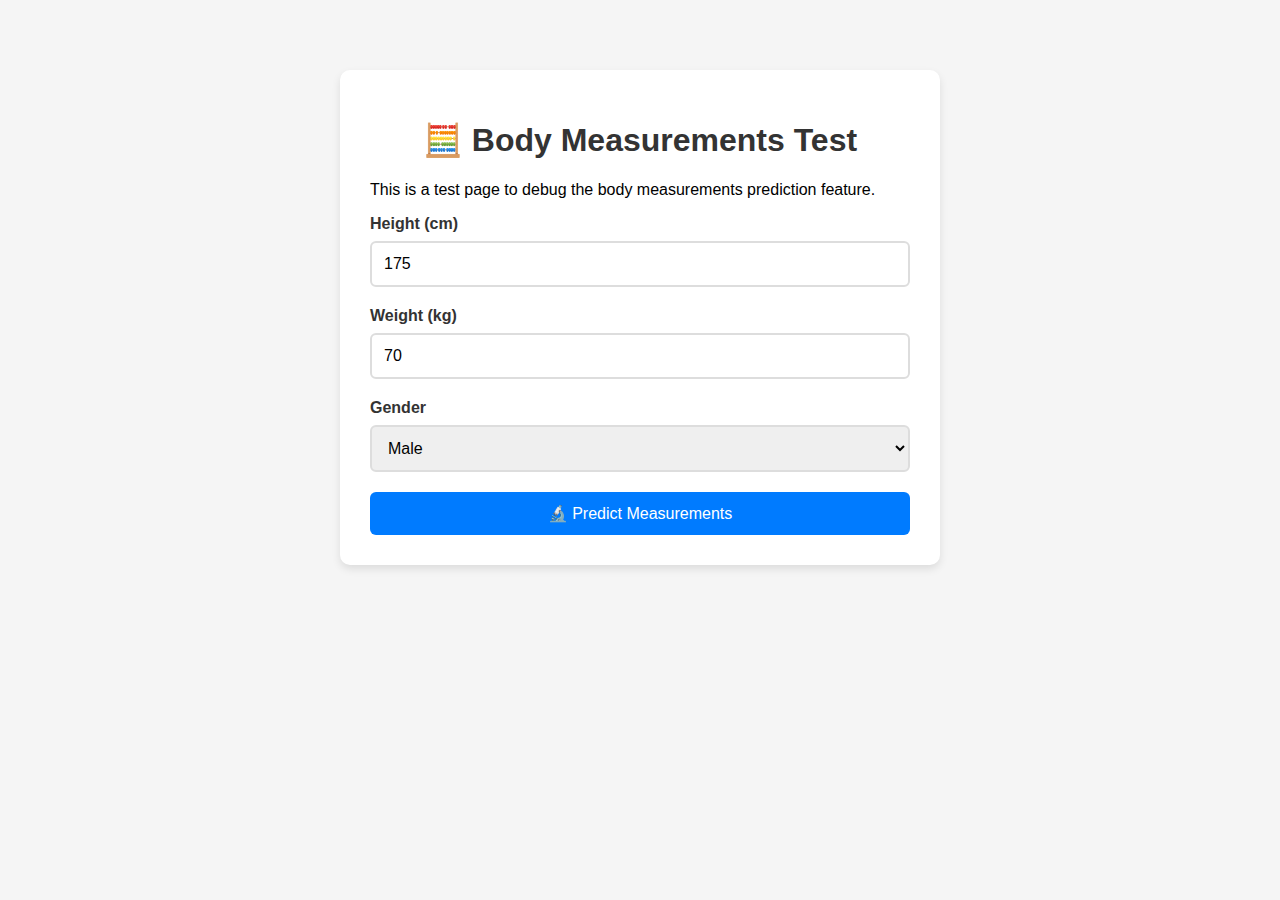
<file: templates/test_measurements.html>
<!DOCTYPE html>
<html lang="en">
<head>
    <meta charset="UTF-8">
    <meta name="viewport" content="width=device-width, initial-scale=1.0">
    <title>Body Measurements Test</title>
    <style>
        body {
            font-family: Arial, sans-serif;
            max-width: 600px;
            margin: 50px auto;
            padding: 20px;
            background: #f5f5f5;
        }
        .container {
            background: white;
            padding: 30px;
            border-radius: 10px;
            box-shadow: 0 4px 8px rgba(0,0,0,0.1);
        }
        .form-group {
            margin-bottom: 20px;
        }
        label {
            display: block;
            margin-bottom: 8px;
            font-weight: bold;
            color: #333;
        }
        input, select {
            width: 100%;
            padding: 12px;
            border: 2px solid #ddd;
            border-radius: 6px;
            font-size: 16px;
            box-sizing: border-box;
        }
        button {
            background: #007bff;
            color: white;
            padding: 12px 24px;
            border: none;
            border-radius: 6px;
            font-size: 16px;
            cursor: pointer;
            width: 100%;
        }
        button:hover {
            background: #0056b3;
        }
        button:disabled {
            background: #ccc;
            cursor: not-allowed;
        }
        .result {
            margin-top: 20px;
            padding: 15px;
            border-radius: 6px;
            display: none;
        }
        .success {
            background: #d4edda;
            border: 1px solid #c3e6cb;
            color: #155724;
        }
        .error {
            background: #f8d7da;
            border: 1px solid #f5c6cb;
            color: #721c24;
        }
        .debug {
            background: #e2e3e5;
            border: 1px solid #d1d3d4;
            color: #383d41;
            font-family: monospace;
            white-space: pre-wrap;
            font-size: 14px;
        }
        h1 {
            color: #333;
            text-align: center;
        }
        .measurements-grid {
            display: grid;
            grid-template-columns: repeat(auto-fit, minmax(200px, 1fr));
            gap: 15px;
            margin-top: 15px;
        }
        .measurement-item {
            background: #f8f9fa;
            padding: 12px;
            border-radius: 6px;
            border-left: 4px solid #007bff;
        }
        .measurement-label {
            font-weight: bold;
            color: #495057;
            font-size: 14px;
        }
        .measurement-value {
            font-size: 18px;
            color: #007bff;
            margin-top: 4px;
        }
    </style>
</head>
<body>
    <div class="container">
        <h1>🧮 Body Measurements Test</h1>
        <p>This is a test page to debug the body measurements prediction feature.</p>
        
        <form id="measurementForm">
            <div class="form-group">
                <label for="height">Height (cm)</label>
                <input type="number" id="height" name="height" min="120" max="250" step="0.1" placeholder="175" required>
            </div>
            
            <div class="form-group">
                <label for="weight">Weight (kg)</label>
                <input type="number" id="weight" name="weight" min="30" max="300" step="0.1" placeholder="70" required>
            </div>
            
            <div class="form-group">
                <label for="gender">Gender</label>
                <select id="gender" name="gender" required>
                    <option value="unisex">Unisex</option>
                    <option value="male">Male</option>
                    <option value="female">Female</option>
                </select>
            </div>
            
            <button type="submit" id="predictBtn">🔬 Predict Measurements</button>
        </form>
        
        <div id="debugOutput" class="result debug"></div>
        <div id="successOutput" class="result success"></div>
        <div id="errorOutput" class="result error"></div>
    </div>

    <script>
        document.getElementById('measurementForm').addEventListener('submit', async function(e) {
            e.preventDefault();
            
            const debugOutput = document.getElementById('debugOutput');
            const successOutput = document.getElementById('successOutput');
            const errorOutput = document.getElementById('errorOutput');
            const predictBtn = document.getElementById('predictBtn');
            
            // Clear previous results
            debugOutput.style.display = 'none';
            successOutput.style.display = 'none';
            errorOutput.style.display = 'none';
            
            // Show debug output
            debugOutput.style.display = 'block';
            debugOutput.textContent = '🔍 Starting measurement prediction...\n';
            
            // Get form data
            const height = document.getElementById('height').value;
            const weight = document.getElementById('weight').value;
            const gender = document.getElementById('gender').value;
            
            debugOutput.textContent += `📐 Input: height=${height}cm, weight=${weight}kg, gender=${gender}\n`;
            
            // Disable button
            predictBtn.disabled = true;
            predictBtn.textContent = '⏳ Calculating...';
            
            try {
                // Prepare form data
                const formData = new FormData();
                formData.append('height', height);
                formData.append('weight', weight);
                formData.append('gender', gender);
                
                debugOutput.textContent += '📡 Sending request to /predict-measurements\n';
                
                // Make request
                const response = await fetch('/predict-measurements', {
                    method: 'POST',
                    body: formData
                });
                
                debugOutput.textContent += `📊 Response status: ${response.status}\n`;
                debugOutput.textContent += `📋 Response headers: ${JSON.stringify(Object.fromEntries(response.headers.entries()), null, 2)}\n`;
                
                const result = await response.json();
                debugOutput.textContent += `📋 Response data: ${JSON.stringify(result, null, 2)}\n`;
                
                if (response.ok && result.success) {
                    debugOutput.textContent += '✅ Prediction successful!\n';
                    
                    // Show success
                    successOutput.style.display = 'block';
                    successOutput.innerHTML = `
                        <h3>🎉 Prediction Successful!</h3>
                        <div class="measurements-grid">
                            <div class="measurement-item">
                                <div class="measurement-label">BMI</div>
                                <div class="measurement-value">${result.body_measurements.bmi}</div>
                            </div>
                            <div class="measurement-item">
                                <div class="measurement-label">Chest</div>
                                <div class="measurement-value">${result.body_measurements.chest_cm} cm</div>
                            </div>
                            <div class="measurement-item">
                                <div class="measurement-label">Waist</div>
                                <div class="measurement-value">${result.body_measurements.waist_cm} cm</div>
                            </div>
                            <div class="measurement-item">
                                <div class="measurement-label">Hip</div>
                                <div class="measurement-value">${result.body_measurements.hip_cm} cm</div>
                            </div>
                            <div class="measurement-item">
                                <div class="measurement-label">Shirt Size</div>
                                <div class="measurement-value">${result.size_recommendations.shirt_size}</div>
                            </div>
                            <div class="measurement-item">
                                <div class="measurement-label">Pant Size</div>
                                <div class="measurement-value">${result.size_recommendations.pant_size}</div>
                            </div>
                            <div class="measurement-item">
                                <div class="measurement-label">BMI Category</div>
                                <div class="measurement-value">${result.size_recommendations.bmi_category}</div>
                            </div>
                            <div class="measurement-item">
                                <div class="measurement-label">Body Fat</div>
                                <div class="measurement-value">${result.health_metrics.body_fat_estimate}</div>
                            </div>
                        </div>
                    `;
                } else {
                    debugOutput.textContent += `❌ Prediction failed: ${result.error || 'Unknown error'}\n`;
                    
                    // Show error
                    errorOutput.style.display = 'block';
                    errorOutput.textContent = `❌ Error: ${result.error || 'Failed to predict measurements'}`;
                }
                
            } catch (error) {
                debugOutput.textContent += `💥 Network error: ${error.message}\n`;
                debugOutput.textContent += `Stack trace: ${error.stack}\n`;
                
                // Show error
                errorOutput.style.display = 'block';
                errorOutput.textContent = `💥 Network Error: ${error.message}`;
            } finally {
                // Re-enable button
                predictBtn.disabled = false;
                predictBtn.textContent = '🔬 Predict Measurements';
            }
        });

        // Auto-fill with example data
        document.getElementById('height').value = '175';
        document.getElementById('weight').value = '70';
        document.getElementById('gender').value = 'male';
    </script>
</body>
</html>
</file>
